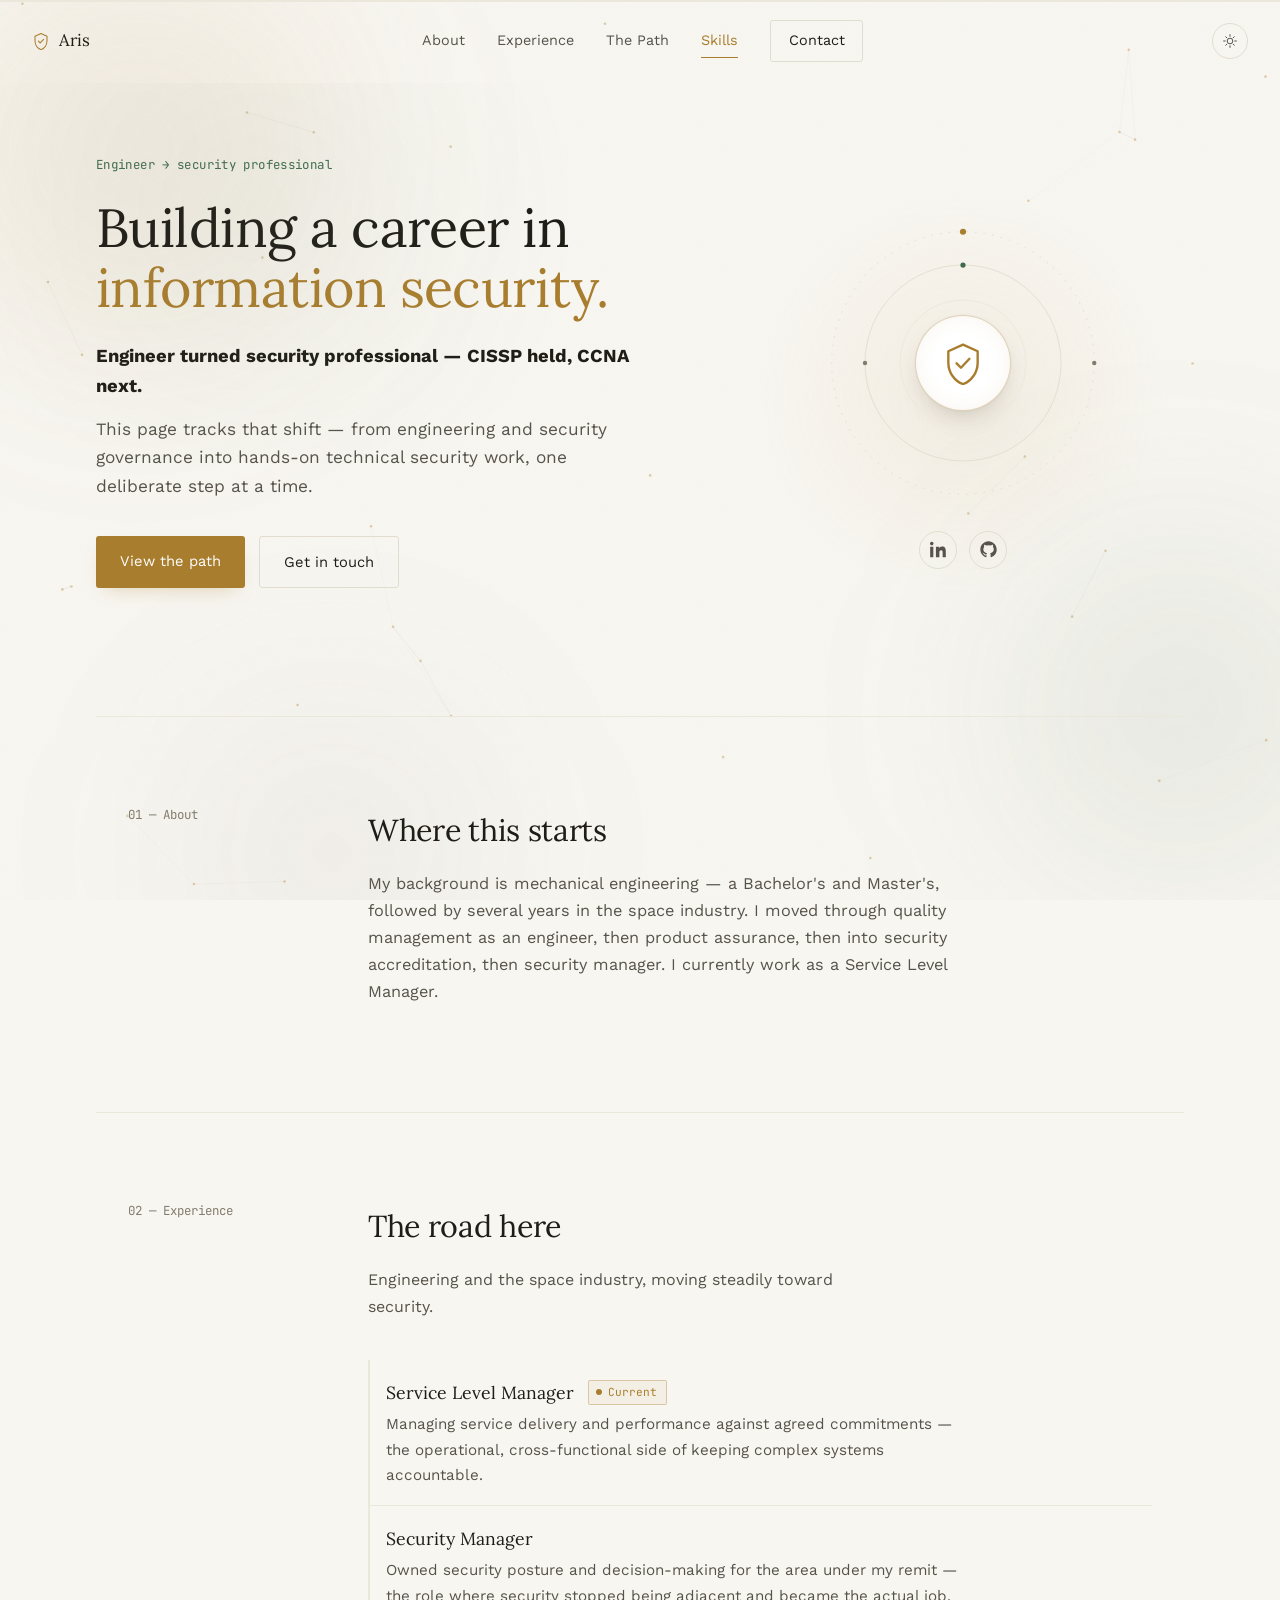
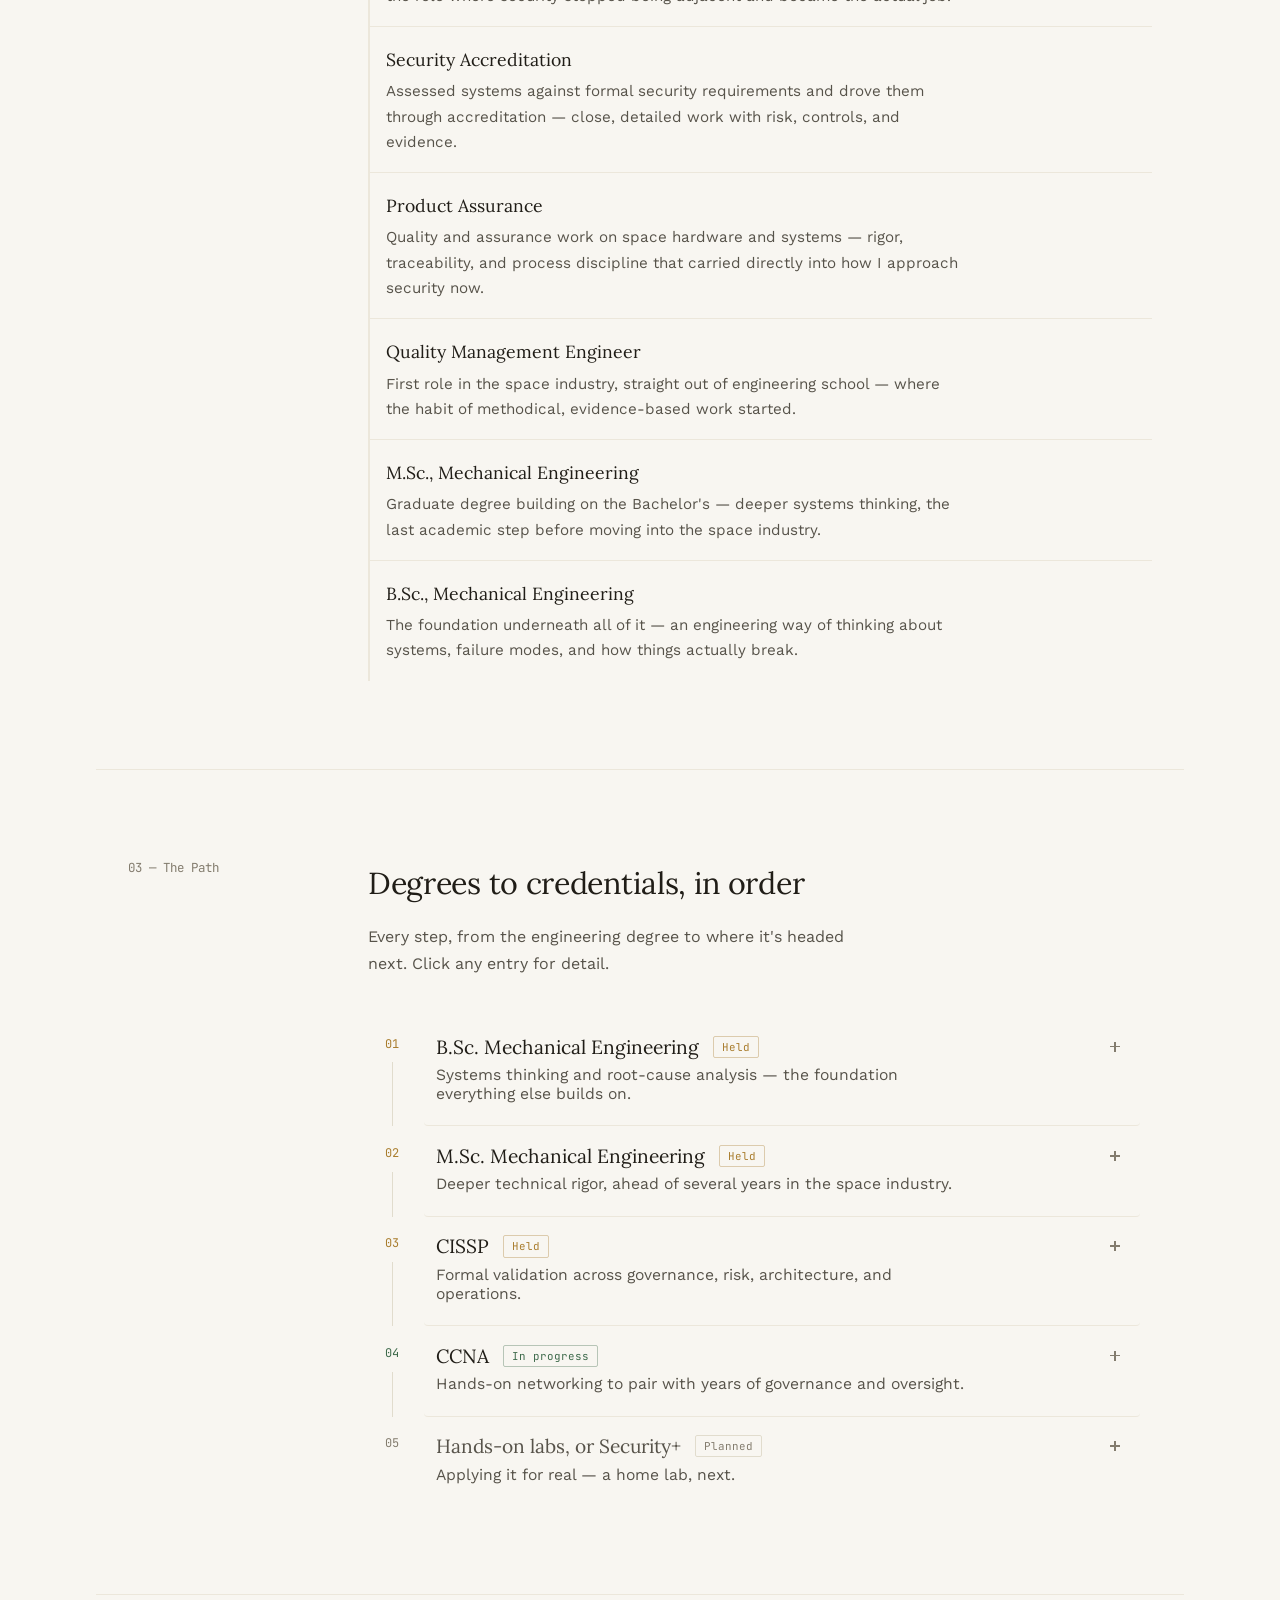
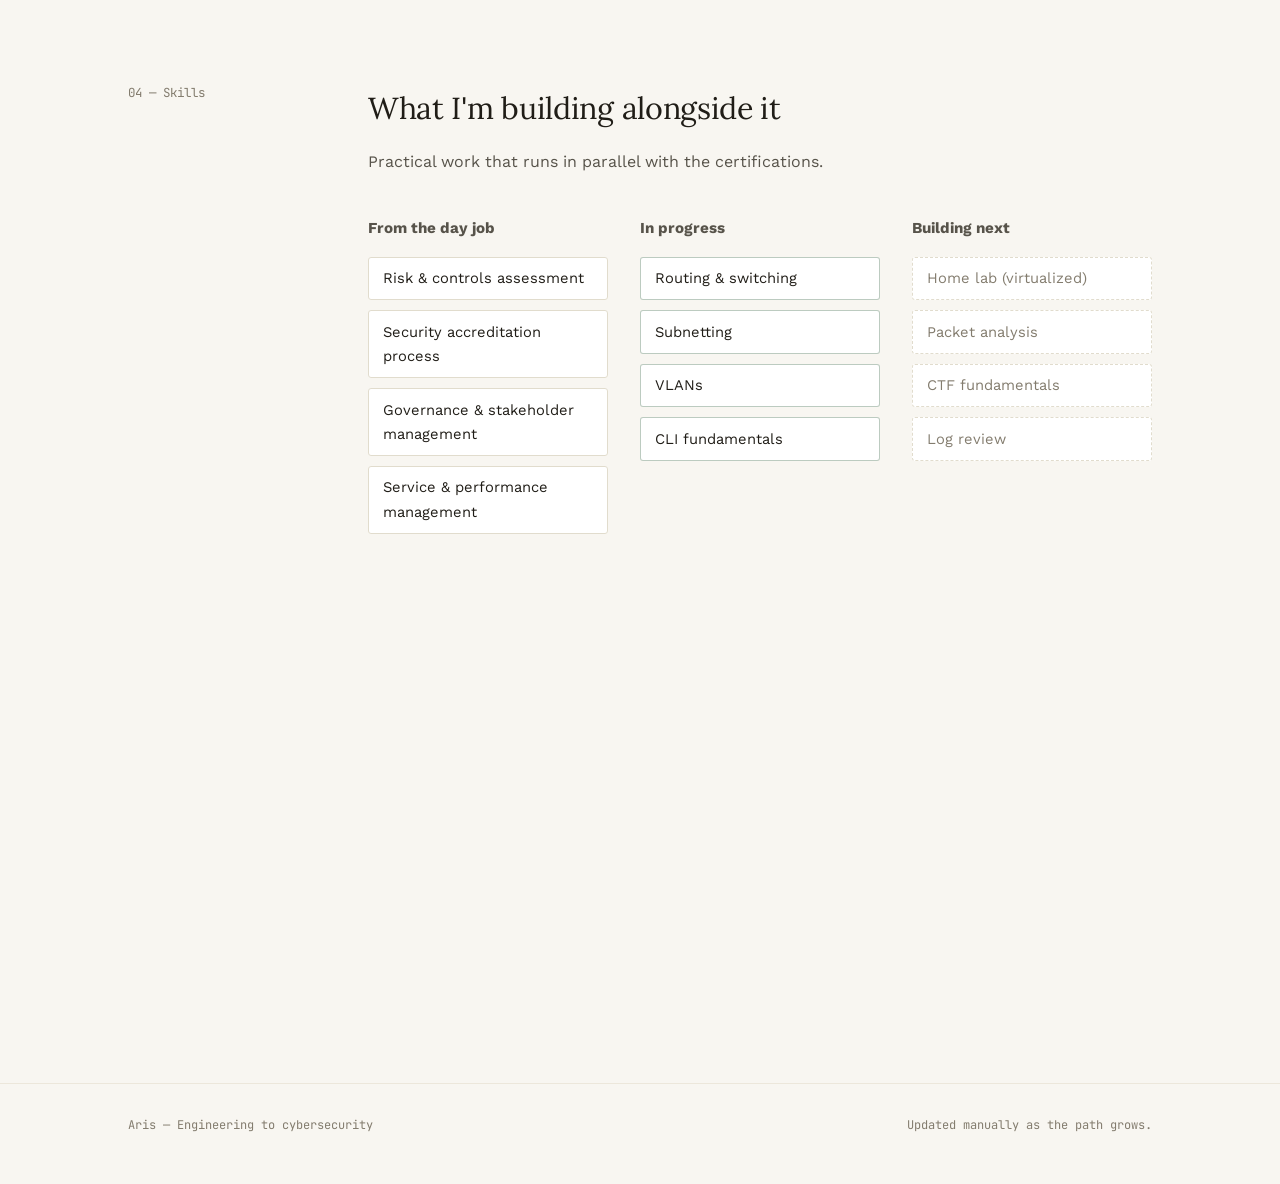
<file: index.html>
<!DOCTYPE html>
<html lang="en">
<head>
<meta charset="UTF-8">
<meta name="viewport" content="width=device-width, initial-scale=1.0">
<title>Aris — Security Accreditation &amp; Cybersecurity</title>
<meta name="description" content="Engineer with a background in security accreditation and security management, now building deeper technical skills — CISSP held, CCNA in progress.">

<meta property="og:type" content="website">
<meta property="og:title" content="Aris — Security Accreditation &amp; Cybersecurity">
<meta property="og:description" content="Engineer with a background in security accreditation and security management, now building deeper technical skills — CISSP held, CCNA in progress.">
<meta property="og:url" content="https://aris-infosec.github.io/">
<meta property="og:image" content="https://aris-infosec.github.io/assets/og-image.png">
<meta property="og:image:width" content="1200">
<meta property="og:image:height" content="630">
<meta name="twitter:card" content="summary_large_image">
<meta name="twitter:title" content="Aris — Security Accreditation &amp; Cybersecurity">
<meta name="twitter:description" content="Engineer with a background in security accreditation and security management, now building deeper technical skills — CISSP held, CCNA in progress.">
<meta name="twitter:image" content="https://aris-infosec.github.io/assets/og-image.png">
<link rel="canonical" href="https://aris-infosec.github.io/">
<link rel="apple-touch-icon" href="assets/apple-touch-icon.png">

<script type="application/ld+json">
{
  "@context": "https://schema.org",
  "@type": "Person",
  "name": "Aris",
  "url": "https://aris-infosec.github.io/",
  "jobTitle": "Service Level Manager",
  "description": "Engineer with a background in quality management, product assurance, security accreditation, and security management in the space industry, now building deeper technical cybersecurity skills.",
  "knowsAbout": ["Information Security", "Security Accreditation", "Risk Management", "Networking", "CISSP", "CCNA"],
  "sameAs": [
    "https://github.com/REPLACE-ME",
    "https://linkedin.com/in/REPLACE-ME"
  ]
}
</script>

<link rel="icon" href="data:image/svg+xml,%3Csvg xmlns='http://www.w3.org/2000/svg' viewBox='0 0 24 24'%3E%3Cpath fill='%23c9a15a' d='M12 1l8 3.5v6c0 5.2-3.4 9.9-8 11.5-4.6-1.6-8-6.3-8-11.5v-6L12 1z'/%3E%3C/svg%3E">
<link rel="stylesheet" href="style.css">
</head>
<body>

<a href="#top-main" class="skip-link">Skip to content</a>

<div class="top-accent" aria-hidden="true"><div class="top-accent-fill" id="scroll-progress"></div></div>
<div class="bg-orbs" aria-hidden="true">
  <div class="orb orb-gold" id="orb-gold"></div>
  <div class="orb orb-sage" id="orb-sage"></div>
  <div class="orb orb-ink" id="orb-ink"></div>
</div>
<canvas id="net-bg" aria-hidden="true"></canvas>
<div class="grain" aria-hidden="true"></div>

<nav class="site-nav" id="site-nav">
  <a href="#top" class="nav-brand">
    <svg width="18" height="18" viewBox="0 0 24 24" fill="none" aria-hidden="true">
      <path d="M12 2l8 3.6v6.2c0 5.4-3.5 10.2-8 11.7-4.5-1.5-8-6.3-8-11.7V5.6L12 2z" stroke="currentColor" stroke-width="1.4" stroke-linejoin="round"/>
      <path d="M8.5 12.2l2.4 2.4 4.6-4.9" stroke="currentColor" stroke-width="1.4" stroke-linecap="round" stroke-linejoin="round"/>
    </svg>
    <span>Aris</span>
  </a>
  <div class="nav-links">
    <a href="#about" data-nav="about">About</a>
    <a href="#experience" data-nav="experience">Experience</a>
    <a href="#path" data-nav="path">The Path</a>
    <a href="#skills" data-nav="skills">Skills</a>
    <a href="#contact" data-nav="contact" class="nav-cta">Contact</a>
  </div>
  <button class="theme-toggle" id="theme-toggle" aria-label="Toggle light/dark theme" aria-pressed="false">
    <svg width="16" height="16" viewBox="0 0 24 24" fill="none" class="icon-moon"><path d="M20 14.5A8.5 8.5 0 019.5 4 8.5 8.5 0 1020 14.5z" stroke="currentColor" stroke-width="1.5" stroke-linejoin="round"/></svg>
    <svg width="16" height="16" viewBox="0 0 24 24" fill="none" class="icon-sun"><circle cx="12" cy="12" r="4.2" stroke="currentColor" stroke-width="1.5"/><path d="M12 2.5v2.4M12 19.1v2.4M21.5 12h-2.4M4.9 12H2.5M18.4 5.6l-1.7 1.7M7.3 16.7l-1.7 1.7M18.4 18.4l-1.7-1.7M7.3 7.3L5.6 5.6" stroke="currentColor" stroke-width="1.5" stroke-linecap="round"/></svg>
  </button>
  <button class="nav-toggle" id="nav-toggle" aria-label="Toggle menu" aria-expanded="false">
    <span></span><span></span><span></span>
  </button>
</nav>

<header class="hero" id="top">
  <div class="hero-inner">
    <div class="hero-copy">
      <p class="eyebrow">Engineer → security professional</p>
      <h1>Building a career in<br><span class="hero-emphasis">information security.</span></h1>
      <p class="hero-pitch">Engineer turned security professional — CISSP held, CCNA next.</p>
      <p class="hero-lede">This page tracks that shift — from engineering and security governance into hands-on technical security work, one deliberate step at a time.</p>

      <div class="hero-actions">
        <a href="#path" class="btn btn-primary">View the path</a>
        <a href="#contact" class="btn btn-ghost">Get in touch</a>
      </div>
    </div>

    <div class="hero-visual">
      <div class="orbit-frame">
        <svg viewBox="0 0 320 320" class="orbit-svg" aria-hidden="true">
          <circle cx="160" cy="160" r="150" class="orbit-ring orbit-ring--dashed"/>
          <circle cx="160" cy="160" r="112" class="orbit-ring"/>
          <circle cx="160" cy="160" r="72" class="orbit-ring orbit-ring--solid"/>
          <g class="orbit-spin-slow">
            <circle cx="160" cy="10" r="3.5" class="orbit-node"/>
            <circle cx="310" cy="160" r="2.5" class="orbit-node orbit-node--dim"/>
          </g>
          <g class="orbit-spin-rev">
            <circle cx="160" cy="48" r="3" class="orbit-node orbit-node--sage"/>
            <circle cx="48" cy="160" r="2.5" class="orbit-node orbit-node--dim"/>
          </g>
        </svg>
        <div class="orbit-core">
          <svg width="44" height="44" viewBox="0 0 24 24" fill="none" aria-hidden="true">
            <path d="M12 2l8 3.6v6.2c0 5.4-3.5 10.2-8 11.7-4.5-1.5-8-6.3-8-11.7V5.6L12 2z" stroke="currentColor" stroke-width="1.3" stroke-linejoin="round"/>
            <path d="M8.5 12.2l2.4 2.4 4.6-4.9" stroke="currentColor" stroke-width="1.3" stroke-linecap="round" stroke-linejoin="round"/>
          </svg>
        </div>
      </div>
      <div class="social-row">
        <!-- Update these hrefs with your real profiles -->
        <a href="https://linkedin.com/in/REPLACE-ME" class="social-link" aria-label="LinkedIn">
          <svg width="17" height="17" viewBox="0 0 24 24" fill="none"><path d="M4.98 3.5C4.98 4.88 3.88 6 2.5 6S0 4.88 0 3.5 1.1 1 2.48 1 4.98 2.12 4.98 3.5zM.24 8.24H4.7V23H.24V8.24zM8.35 8.24h4.28v2.01h.06c.6-1.13 2.06-2.32 4.24-2.32 4.53 0 5.37 2.98 5.37 6.86V23h-4.46v-6.42c0-1.53-.03-3.5-2.13-3.5-2.14 0-2.47 1.67-2.47 3.39V23H8.35V8.24z" fill="currentColor"/></svg>
        </a>
        <a href="https://github.com/REPLACE-ME" class="social-link" aria-label="GitHub">
          <svg width="17" height="17" viewBox="0 0 24 24" fill="none"><path d="M12 .5C5.65.5.5 5.65.5 12c0 5.09 3.29 9.39 7.86 10.91.57.1.79-.25.79-.55v-2.15c-3.2.7-3.87-1.36-3.87-1.36-.53-1.33-1.29-1.69-1.29-1.69-1.05-.72.08-.7.08-.7 1.16.08 1.78 1.2 1.78 1.2 1.03 1.77 2.71 1.26 3.37.97.1-.75.4-1.26.73-1.55-2.55-.29-5.23-1.28-5.23-5.69 0-1.26.45-2.29 1.19-3.09-.12-.29-.52-1.46.11-3.05 0 0 .97-.31 3.18 1.18a11 11 0 0 1 5.79 0c2.2-1.49 3.17-1.18 3.17-1.18.63 1.59.24 2.76.12 3.05.74.8 1.19 1.83 1.19 3.09 0 4.42-2.69 5.39-5.25 5.68.41.36.78 1.07.78 2.15v3.19c0 .31.21.66.8.55A10.52 10.52 0 0 0 23.5 12c0-6.35-5.15-11.5-11.5-11.5z" fill="currentColor"/></svg>
        </a>
      </div>
    </div>
  </div>
</header>

<main id="top-main">

  <section class="section about reveal" id="about">
    <div class="section-grid">
      <div class="section-label">
        <p class="section-kicker">01 — About</p>
      </div>
      <div class="section-content">
        <h2>Where this starts</h2>
        <p>My background is mechanical engineering — a Bachelor's and Master's, followed by several years in the space industry. I moved through quality management as an engineer, then product assurance, then into security accreditation, then security manager. I currently work as a Service Level Manager.</p>
      </div>
    </div>
  </section>

  <section class="section experience reveal" id="experience">
    <div class="section-grid">
      <div class="section-label">
        <p class="section-kicker">02 — Experience</p>
      </div>
      <div class="section-content">
        <h2>The road here</h2>
        <p class="section-intro">Engineering and the space industry, moving steadily toward security.</p>

        <ol class="exp-list">
          <li class="exp-item reveal-item">
            <div class="exp-top">
              <h3>Service Level Manager</h3>
              <span class="exp-current">Current</span>
            </div>
            <p class="exp-desc">Managing service delivery and performance against agreed commitments — the operational, cross-functional side of keeping complex systems accountable.</p>
          </li>
          <li class="exp-item reveal-item">
            <div class="exp-top">
              <h3>Security Manager</h3>
            </div>
            <p class="exp-desc">Owned security posture and decision-making for the area under my remit — the role where security stopped being adjacent and became the actual job.</p>
          </li>
          <li class="exp-item reveal-item">
            <div class="exp-top">
              <h3>Security Accreditation</h3>
            </div>
            <p class="exp-desc">Assessed systems against formal security requirements and drove them through accreditation — close, detailed work with risk, controls, and evidence.</p>
          </li>
          <li class="exp-item reveal-item">
            <div class="exp-top">
              <h3>Product Assurance</h3>
            </div>
            <p class="exp-desc">Quality and assurance work on space hardware and systems — rigor, traceability, and process discipline that carried directly into how I approach security now.</p>
          </li>
          <li class="exp-item reveal-item">
            <div class="exp-top">
              <h3>Quality Management Engineer</h3>
            </div>
            <p class="exp-desc">First role in the space industry, straight out of engineering school — where the habit of methodical, evidence-based work started.</p>
          </li>
          <li class="exp-item reveal-item">
            <div class="exp-top">
              <h3>M.Sc., Mechanical Engineering</h3>
            </div>
            <p class="exp-desc">Graduate degree building on the Bachelor's — deeper systems thinking, the last academic step before moving into the space industry.</p>
          </li>
          <li class="exp-item reveal-item">
            <div class="exp-top">
              <h3>B.Sc., Mechanical Engineering</h3>
            </div>
            <p class="exp-desc">The foundation underneath all of it — an engineering way of thinking about systems, failure modes, and how things actually break.</p>
          </li>
        </ol>
      </div>
    </div>
  </section>

  <section class="section path-section reveal" id="path">
    <div class="section-grid">
      <div class="section-label">
        <p class="section-kicker">03 — The Path</p>
      </div>
      <div class="section-content">
        <h2>Degrees to credentials, in order</h2>
        <p class="section-intro">Every step, from the engineering degree to where it's headed next. Click any entry for detail.</p>

        <ol class="timeline">

          <li class="entry entry--done reveal-item" data-state="done">
            <div class="entry-rail">
              <span class="entry-num">01</span>
              <span class="entry-line" aria-hidden="true"></span>
            </div>
            <button class="entry-body" aria-expanded="false">
              <div class="entry-top">
                <h3>B.Sc. Mechanical Engineering</h3>
                <span class="tag tag--done">Held</span>
                <span class="entry-toggle" aria-hidden="true"></span>
              </div>
              <p class="entry-summary">Systems thinking and root-cause analysis — the foundation everything else builds on.</p>
              <div class="entry-detail">
                <p>Formal training in how complex systems behave and fail. The same analytical approach now applied to risk assessment and security architecture.</p>
              </div>
            </button>
          </li>

          <li class="entry entry--done reveal-item" data-state="done">
            <div class="entry-rail">
              <span class="entry-num">02</span>
              <span class="entry-line" aria-hidden="true"></span>
            </div>
            <button class="entry-body" aria-expanded="false">
              <div class="entry-top">
                <h3>M.Sc. Mechanical Engineering</h3>
                <span class="tag tag--done">Held</span>
                <span class="entry-toggle" aria-hidden="true"></span>
              </div>
              <p class="entry-summary">Deeper technical rigor, ahead of several years in the space industry.</p>
              <div class="entry-detail">
                <p>Graduate-level engineering with a focus on complex systems and evidence-based analysis — skills that transferred directly into quality, assurance, and later security work.</p>
              </div>
            </button>
          </li>

          <li class="entry entry--done reveal-item" data-state="done">
            <div class="entry-rail">
              <span class="entry-num">03</span>
              <span class="entry-line" aria-hidden="true"></span>
            </div>
            <button class="entry-body" aria-expanded="false">
              <div class="entry-top">
                <h3>CISSP</h3>
                <span class="tag tag--done">Held</span>
                <span class="entry-toggle" aria-hidden="true"></span>
              </div>
              <p class="entry-summary">Formal validation across governance, risk, architecture, and operations.</p>
              <div class="entry-detail">
                <p>Eight domains spanning security and risk management, architecture, IAM, and operations. Much of it matched what security accreditation and security manager roles already required day to day.</p>
              </div>
            </button>
          </li>

          <li class="entry entry--active reveal-item" data-state="active">
            <div class="entry-rail">
              <span class="entry-num">04</span>
              <span class="entry-line" aria-hidden="true"></span>
            </div>
            <button class="entry-body" aria-expanded="false">
              <div class="entry-top">
                <h3>CCNA</h3>
                <span class="tag tag--active">In progress</span>
                <span class="entry-toggle" aria-hidden="true"></span>
              </div>
              <p class="entry-summary">Hands-on networking to pair with years of governance and oversight.</p>
              <div class="entry-detail">
                <p>Routing, switching, subnetting, and the practical infrastructure skills that complement a background built more on process and risk than hands-on configuration.</p>
              </div>
            </button>
          </li>

          <li class="entry entry--next reveal-item" data-state="next">
            <div class="entry-rail">
              <span class="entry-num">05</span>
              <span class="entry-line" aria-hidden="true"></span>
            </div>
            <button class="entry-body" aria-expanded="false">
              <div class="entry-top">
                <h3>Hands-on labs, or Security+</h3>
                <span class="tag tag--next">Planned</span>
                <span class="entry-toggle" aria-hidden="true"></span>
              </div>
              <p class="entry-summary">Applying it for real — a home lab, next.</p>
              <div class="entry-detail">
                <p>With governance and risk already covered by experience, the priority is practical application — a home lab and entry-level exercises — over another certification exam.</p>
              </div>
            </button>
          </li>

        </ol>
      </div>
    </div>
  </section>

  <section class="section skills reveal" id="skills">
    <div class="section-grid">
      <div class="section-label">
        <p class="section-kicker">04 — Skills</p>
      </div>
      <div class="section-content">
        <h2>What I'm building alongside it</h2>
        <p class="section-intro">Practical work that runs in parallel with the certifications.</p>

        <div class="skills-columns">
          <div class="skill-group reveal-item">
            <h3>From the day job</h3>
            <ul class="chip-list">
              <li>Risk &amp; controls assessment</li>
              <li>Security accreditation process</li>
              <li>Governance &amp; stakeholder management</li>
              <li>Service &amp; performance management</li>
            </ul>
          </div>
          <div class="skill-group reveal-item">
            <h3>In progress</h3>
            <ul class="chip-list">
              <li class="chip-active">Routing &amp; switching</li>
              <li class="chip-active">Subnetting</li>
              <li class="chip-active">VLANs</li>
              <li class="chip-active">CLI fundamentals</li>
            </ul>
          </div>
          <div class="skill-group reveal-item">
            <h3>Building next</h3>
            <ul class="chip-list">
              <li class="chip-next">Home lab (virtualized)</li>
              <li class="chip-next">Packet analysis</li>
              <li class="chip-next">CTF fundamentals</li>
              <li class="chip-next">Log review</li>
            </ul>
          </div>
        </div>
      </div>
    </div>
  </section>

  <section class="section contact reveal" id="contact">
    <div class="section-grid">
      <div class="section-label">
        <p class="section-kicker">05 — Contact</p>
      </div>
      <div class="section-content">
        <div class="contact-card">
          <h2>Follow along</h2>
          <p>Open to conversations, advice, or connections with anyone further along this same road.</p>
          <div class="contact-links">
            <a href="mailto:YOUR-EMAIL@REPLACE-ME.com" class="contact-link" id="email-link" data-email="YOUR-EMAIL@REPLACE-ME.com">
              <span>Email</span>
              <svg width="14" height="14" viewBox="0 0 24 24" fill="none" aria-hidden="true"><path d="M7 17L17 7M17 7H9M17 7V15" stroke="currentColor" stroke-width="1.8" stroke-linecap="round" stroke-linejoin="round"/></svg>
            </a>
            <button class="contact-link contact-link--copy" id="email-copy" type="button">
              <span id="email-copy-label">Copy email</span>
              <svg width="14" height="14" viewBox="0 0 24 24" fill="none" aria-hidden="true"><rect x="8" y="8" width="12" height="12" rx="1.5" stroke="currentColor" stroke-width="1.6"/><path d="M4 16V5.5A1.5 1.5 0 015.5 4H16" stroke="currentColor" stroke-width="1.6" stroke-linecap="round"/></svg>
            </button>
            <a href="https://github.com/REPLACE-ME" class="contact-link">
              <span>GitHub</span>
              <svg width="14" height="14" viewBox="0 0 24 24" fill="none" aria-hidden="true"><path d="M7 17L17 7M17 7H9M17 7V15" stroke="currentColor" stroke-width="1.8" stroke-linecap="round" stroke-linejoin="round"/></svg>
            </a>
            <a href="https://linkedin.com/in/REPLACE-ME" class="contact-link">
              <span>LinkedIn</span>
              <svg width="14" height="14" viewBox="0 0 24 24" fill="none" aria-hidden="true"><path d="M7 17L17 7M17 7H9M17 7V15" stroke="currentColor" stroke-width="1.8" stroke-linecap="round" stroke-linejoin="round"/></svg>
            </a>
          </div>
        </div>
      </div>
    </div>
  </section>

</main>

<footer class="site-footer">
  <div class="footer-inner">
    <span>Aris — Engineering to cybersecurity</span>
    <span>Updated manually as the path grows.</span>
  </div>
</footer>

<button class="to-top" id="to-top" aria-label="Back to top">
  <svg width="16" height="16" viewBox="0 0 24 24" fill="none"><path d="M12 19V5M12 5L6 11M12 5l6 6" stroke="currentColor" stroke-width="1.8" stroke-linecap="round" stroke-linejoin="round"/></svg>
</button>

<script src="script.js"></script>
</body>
</html>
</file>
<file: style.css>
/* ---------- Self-hosted fonts (no third-party font requests / GDPR-friendly) ---------- */

@font-face {
  font-family: 'Lora';
  src: url('assets/fonts/Lora-Regular.woff2') format('woff2');
  font-weight: 400 500;
  font-style: normal;
  font-display: swap;
}
@font-face {
  font-family: 'Lora';
  src: url('assets/fonts/Lora-Bold.woff2') format('woff2');
  font-weight: 600 700;
  font-style: normal;
  font-display: swap;
}
@font-face {
  font-family: 'Work Sans';
  src: url('assets/fonts/WorkSans-Regular.woff2') format('woff2');
  font-weight: 400 500;
  font-style: normal;
  font-display: swap;
}
@font-face {
  font-family: 'Work Sans';
  src: url('assets/fonts/WorkSans-Bold.woff2') format('woff2');
  font-weight: 600 700;
  font-style: normal;
  font-display: swap;
}
@font-face {
  font-family: 'JetBrains Mono';
  src: url('assets/fonts/JetBrainsMono-Regular.woff2') format('woff2');
  font-weight: 400 500;
  font-style: normal;
  font-display: swap;
}
@font-face {
  font-family: 'JetBrains Mono';
  src: url('assets/fonts/JetBrainsMono-Bold.woff2') format('woff2');
  font-weight: 600 700;
  font-style: normal;
  font-display: swap;
}

:root {
  --bg: #0b0e13;
  --bg-raised: #11151c;
  --bg-card: #141922;
  --ink: #edeef1;
  --ink-dim: #a4acb9;
  --ink-faint: #6c7482;
  --gold: #c9a15a;
  --gold-dim: rgba(201,161,90,0.35);
  --sage: #7a9b83;
  --sage-dim: rgba(122,155,131,0.35);
  --line: #232936;
  --line-soft: #1a1f29;

  --serif: 'Lora', Georgia, serif;
  --sans: 'Work Sans', -apple-system, BlinkMacSystemFont, sans-serif;
  --mono: 'JetBrains Mono', ui-monospace, Menlo, monospace;

  --max: 68rem;
}

* { box-sizing: border-box; }
html { scroll-behavior: smooth; }

@media (prefers-reduced-motion: reduce) {
  html { scroll-behavior: auto; }
}

body {
  margin: 0;
  background: var(--bg);
  color: var(--ink);
  font-family: var(--sans);
  font-size: 16px;
  line-height: 1.65;
  -webkit-font-smoothing: antialiased;
}

/* Top accent line: a quiet signature detail, doubles as scroll progress */
.top-accent {
  position: fixed;
  top: 0;
  left: 0;
  right: 0;
  height: 2px;
  z-index: 40;
  background: var(--line-soft);
}
.top-accent-fill {
  height: 100%;
  width: 0%;
  background: linear-gradient(90deg, var(--gold), var(--sage) 85%);
  transition: width 0.1s linear;
}

h1, h2, h3 { font-family: var(--serif); }

/* ---------- Backdrop ---------- */

#net-bg {
  position: fixed;
  inset: 0;
  z-index: 1;
  pointer-events: none;
}

/* ---------- Parallax background orbs (depth layers) ---------- */

.bg-orbs {
  position: fixed;
  inset: 0;
  z-index: 0;
  overflow: hidden;
  pointer-events: none;
}

.orb {
  position: absolute;
  border-radius: 50%;
  filter: blur(90px);
  will-change: transform;
}

.orb-gold {
  width: 560px;
  height: 560px;
  top: -160px;
  left: -140px;
  background: radial-gradient(circle, rgba(201,161,90,0.22), transparent 70%);
}

.orb-sage {
  width: 520px;
  height: 520px;
  top: 55vh;
  right: -160px;
  background: radial-gradient(circle, rgba(122,155,131,0.18), transparent 70%);
}

.orb-ink {
  width: 460px;
  height: 460px;
  top: 62vh;
  left: 8vw;
  background: radial-gradient(circle, rgba(154,162,176,0.12), transparent 70%);
}

html[data-theme="light"] .orb-gold { background: radial-gradient(circle, rgba(169,125,46,0.14), transparent 70%); }
html[data-theme="light"] .orb-sage { background: radial-gradient(circle, rgba(63,107,76,0.12), transparent 70%); }
html[data-theme="light"] .orb-ink { background: radial-gradient(circle, rgba(87,83,74,0.08), transparent 70%); }

.grain {
  position: fixed;
  inset: 0;
  z-index: 1;
  pointer-events: none;
  opacity: 0.035;
  background-image: url("data:image/svg+xml,%3Csvg xmlns='http://www.w3.org/2000/svg' width='120' height='120'%3E%3Cfilter id='n'%3E%3CfeTurbulence type='fractalNoise' baseFrequency='0.9' numOctaves='2' stitchTiles='stitch'/%3E%3C/filter%3E%3Crect width='100%25' height='100%25' filter='url(%23n)'/%3E%3C/svg%3E");
}

/* ---------- Nav ---------- */

.site-nav {
  position: sticky;
  top: 0;
  z-index: 30;
  display: flex;
  align-items: center;
  justify-content: space-between;
  padding: 1.25rem 2rem;
  background: transparent;
  border-bottom: 1px solid transparent;
  transition: background 0.3s ease, border-color 0.3s ease, padding 0.3s ease;
}

.site-nav.scrolled {
  background: rgba(11, 14, 19, 0.85);
  backdrop-filter: blur(10px);
  border-bottom: 1px solid var(--line);
  padding: 0.9rem 2rem;
}

.nav-brand {
  display: flex;
  align-items: center;
  gap: 0.55rem;
  color: var(--ink);
  text-decoration: none;
  font-family: var(--serif);
  font-size: 1.05rem;
  font-weight: 500;
}

.nav-brand svg { color: var(--gold); }

.nav-links {
  display: flex;
  align-items: center;
  gap: 2rem;
  font-size: 0.9rem;
}

.nav-links a {
  color: var(--ink-dim);
  text-decoration: none;
  transition: color 0.2s ease;
  position: relative;
}

.nav-links a:not(.nav-cta)::after {
  content: '';
  position: absolute;
  left: 0;
  bottom: -5px;
  width: 100%;
  height: 1px;
  background: var(--gold);
  transform: scaleX(0);
  transform-origin: left;
  transition: transform 0.25s ease;
}

.nav-links a:hover { color: var(--ink); }
.nav-links a.active { color: var(--gold); }
.nav-links a.active::after { transform: scaleX(1); }

.nav-cta {
  color: var(--ink) !important;
  border: 1px solid var(--line);
  padding: 0.5rem 1.1rem;
  border-radius: 3px;
  transition: border-color 0.2s ease, color 0.2s ease !important;
}
.nav-cta:hover, .nav-cta.active { border-color: var(--gold); color: var(--gold) !important; }

.nav-toggle {
  display: none;
  flex-direction: column;
  gap: 5px;
  background: none;
  border: none;
  cursor: pointer;
  padding: 0.4rem;
}
.nav-toggle span {
  width: 20px;
  height: 1.5px;
  background: var(--ink);
  transition: transform 0.25s ease, opacity 0.25s ease;
}

@media (max-width: 820px) {
  .site-nav { padding: 1.1rem 1.5rem; }
  .nav-toggle { display: flex; }
  .nav-links {
    position: fixed;
    top: 60px;
    left: 0;
    right: 0;
    flex-direction: column;
    align-items: flex-start;
    gap: 0;
    background: rgba(11,14,19,0.98);
    backdrop-filter: blur(10px);
    border-bottom: 1px solid var(--line);
    max-height: 0;
    overflow: hidden;
    transition: max-height 0.3s ease;
  }
  .nav-links.open { max-height: 22rem; }
  .nav-links a {
    width: 100%;
    padding: 1rem 1.5rem;
    border-bottom: 1px solid var(--line-soft);
  }
  .nav-cta { border: none; border-radius: 0; }
}

/* ---------- Hero ---------- */

.hero {
  position: relative;
  z-index: 2;
  padding: 4.5rem 2rem 5rem;
  overflow: hidden;
}

.hero::before {
  content: '';
  position: absolute;
  top: -20%;
  left: -10%;
  width: 60%;
  height: 80%;
  background: radial-gradient(circle, rgba(122,155,131,0.06), transparent 70%);
  pointer-events: none;
}

.hero-inner {
  max-width: var(--max);
  margin: 0 auto;
  display: grid;
  grid-template-columns: 1.15fr 0.85fr;
  gap: 3rem;
  align-items: center;
}

.eyebrow {
  font-family: var(--mono);
  font-size: 0.78rem;
  letter-spacing: 0.03em;
  color: var(--sage);
  margin: 0 0 1.4rem;
}

.hero h1 {
  font-size: clamp(2.4rem, 4.2vw, 3.6rem);
  font-weight: 500;
  line-height: 1.12;
  margin: 0 0 1.4rem;
  letter-spacing: -0.01em;
}

.hero-emphasis { color: var(--gold); }

.hero-pitch {
  font-family: var(--sans);
  font-weight: 600;
  font-size: 1.15rem;
  color: var(--ink);
  max-width: 34rem;
  margin: 0 0 0.85rem;
}

.hero-lede {
  color: var(--ink-dim);
  font-size: 1.08rem;
  max-width: 34rem;
  margin: 0 0 2.25rem;
}

.hero-actions {
  display: flex;
  gap: 0.9rem;
  margin-bottom: 3rem;
  flex-wrap: wrap;
}

.btn {
  font-family: var(--sans);
  font-size: 0.92rem;
  font-weight: 500;
  padding: 0.8rem 1.5rem;
  border-radius: 3px;
  text-decoration: none;
  transition: transform 0.2s ease, background 0.2s ease, border-color 0.2s ease;
  display: inline-block;
}

.btn-primary {
  background: var(--gold);
  color: #14110a;
  box-shadow: 0 8px 20px -8px rgba(201,161,90,0.45);
}
.btn-primary:hover { transform: translateY(-2px); background: #d6ac68; box-shadow: 0 12px 24px -8px rgba(201,161,90,0.55); }

.btn-ghost {
  color: var(--ink);
  border: 1px solid var(--line);
}
.btn-ghost:hover { border-color: var(--gold); color: var(--gold); transform: translateY(-2px); }

/* Hero visual: orbit graphic + socials */

.hero-visual {
  display: flex;
  flex-direction: column;
  align-items: center;
  gap: 1.75rem;
  position: relative;
}

.hero-visual::before {
  content: '';
  position: absolute;
  top: 50%;
  left: 50%;
  width: 420px;
  height: 420px;
  transform: translate(-50%, -50%);
  background: radial-gradient(circle, rgba(201,161,90,0.10), transparent 68%);
  pointer-events: none;
  z-index: -1;
}

.hero-visual {
  perspective: 900px;
}

.orbit-frame {
  position: relative;
  width: min(280px, 100%);
  aspect-ratio: 1 / 1;
  display: flex;
  align-items: center;
  justify-content: center;
  transition: transform 0.35s ease-out;
  transform-style: preserve-3d;
}

.orbit-svg {
  position: absolute;
  inset: 0;
  width: 100%;
  height: 100%;
}

.orbit-ring { fill: none; stroke: var(--line); stroke-width: 1; }
.orbit-ring--dashed { stroke-dasharray: 2 8; }
.orbit-ring--solid { stroke: var(--line-soft); }

.orbit-node { fill: var(--gold); }
.orbit-node--sage { fill: var(--sage); }
.orbit-node--dim { fill: var(--ink-faint); }

.orbit-spin-slow, .orbit-spin-rev {
  transform-origin: 160px 160px;
}
.orbit-spin-slow { animation: spin-cw 34s linear infinite; }
.orbit-spin-rev { animation: spin-ccw 26s linear infinite; }

@keyframes spin-cw { to { transform: rotate(360deg); } }
@keyframes spin-ccw { to { transform: rotate(-360deg); } }

@media (prefers-reduced-motion: reduce) {
  .orbit-spin-slow, .orbit-spin-rev { animation: none; }
}

.orbit-core {
  width: 96px;
  height: 96px;
  border-radius: 50%;
  background: var(--bg-card);
  border: 1px solid var(--gold-dim);
  box-shadow: 0 0 0 1px rgba(255,255,255,0.02), 0 12px 32px -8px rgba(0,0,0,0.5), inset 0 0 24px rgba(201,161,90,0.06);
  display: flex;
  align-items: center;
  justify-content: center;
  color: var(--gold);
}

.social-row {
  display: flex;
  gap: 0.75rem;
}

.social-link {
  width: 38px;
  height: 38px;
  border-radius: 50%;
  border: 1px solid var(--line);
  display: flex;
  align-items: center;
  justify-content: center;
  color: var(--ink-dim);
  transition: border-color 0.2s ease, color 0.2s ease, transform 0.2s ease;
}
.social-link:hover {
  border-color: var(--gold);
  color: var(--gold);
  transform: translateY(-2px);
}

@media (max-width: 900px) {
  .hero-inner { grid-template-columns: 1fr; }
  .hero-visual { order: -1; max-width: 220px; margin: 0 auto; }
}

/* ---------- Section layout ---------- */

main { position: relative; z-index: 2; }

.section {
  max-width: var(--max);
  margin: 0 auto;
  padding: 5.5rem 2rem;
  border-top: 1px solid var(--line-soft);
  scroll-margin-top: 4.5rem;
}

.section-grid {
  display: grid;
  grid-template-columns: 12rem 1fr;
  gap: 3rem;
}

.section-kicker {
  font-family: var(--mono);
  font-size: 0.78rem;
  color: var(--ink-faint);
  margin: 0;
  position: sticky;
  top: 6rem;
}

.section-content h2 {
  font-size: 1.9rem;
  font-weight: 500;
  margin: 0 0 1rem;
  letter-spacing: -0.01em;
}

.section-intro {
  color: var(--ink-dim);
  margin: 0 0 2.5rem;
  max-width: 32rem;
}

.about .section-content p {
  color: var(--ink-dim);
  max-width: 40rem;
  margin: 0 0 1.15rem;
  font-size: 1.02rem;
}

@media (max-width: 720px) {
  .section-grid { grid-template-columns: 1fr; gap: 1rem; }
  .section-kicker { position: static; }
  .section { padding: 4rem 1.5rem; }
}

/* ---------- Reveal ---------- */

.reveal {
  opacity: 0;
  transform: translateY(16px);
  transition: opacity 0.7s cubic-bezier(0.16,1,0.3,1), transform 0.7s cubic-bezier(0.16,1,0.3,1);
}
.reveal.is-visible { opacity: 1; transform: translateY(0); }

.reveal-item {
  opacity: 0;
  transform: translateY(14px);
  transition: opacity 0.55s cubic-bezier(0.16,1,0.3,1), transform 0.55s cubic-bezier(0.16,1,0.3,1);
}
.reveal-item.is-visible { opacity: 1; transform: translateY(0); }

/* ---------- Timeline ---------- */

.timeline {
  list-style: none;
  margin: 0;
  padding: 0;
}

.entry {
  display: grid;
  grid-template-columns: 3rem 1fr;
  gap: 1.25rem;
}

.entry-rail {
  display: flex;
  flex-direction: column;
  align-items: center;
}

.entry-num {
  font-family: var(--mono);
  font-size: 0.75rem;
  color: var(--ink-faint);
  padding-top: 1.1rem;
}

.entry--done .entry-num { color: var(--gold); }
.entry--active .entry-num { color: var(--sage); }

.entry-line {
  width: 1px;
  flex: 1;
  background: var(--line);
  margin-top: 0.5rem;
}

.entry:last-child .entry-line { display: none; }

.entry-body {
  display: block;
  width: 100%;
  text-align: left;
  background: transparent;
  border: none;
  border-bottom: 1px solid var(--line-soft);
  padding: 1.1rem 1rem 1.4rem 0.75rem;
  margin-left: -0.75rem;
  border-radius: 4px;
  cursor: pointer;
  font-family: inherit;
  color: inherit;
  transition: padding-left 0.2s ease, background 0.2s ease;
}

.entry:last-child .entry-body { border-bottom: none; }

.entry-body:hover { padding-left: 1.15rem; background: var(--bg-raised); }

.entry-top {
  display: flex;
  align-items: center;
  gap: 0.85rem;
  margin-bottom: 0.4rem;
  flex-wrap: wrap;
}

.entry-top h3 {
  font-size: 1.2rem;
  font-weight: 500;
  margin: 0;
}

.entry--next .entry-top h3 { color: var(--ink-dim); }

.entry-summary {
  color: var(--ink-dim);
  margin: 0;
  max-width: 34rem;
  font-size: 0.98rem;
}

.entry-toggle {
  margin-left: auto;
  width: 18px;
  height: 18px;
  position: relative;
  flex-shrink: 0;
}
.entry-toggle::before, .entry-toggle::after {
  content: '';
  position: absolute;
  background: var(--ink-faint);
  transition: transform 0.25s ease, background 0.2s ease;
}
.entry-toggle::before { width: 10px; height: 1.5px; top: 8px; left: 4px; }
.entry-toggle::after { width: 1.5px; height: 10px; left: 8px; top: 4px; }

.entry-body:hover .entry-toggle::before,
.entry-body:hover .entry-toggle::after { background: var(--gold); }

.entry-body[aria-expanded="true"] .entry-toggle::after { transform: rotate(90deg); opacity: 0; }
.entry-body[aria-expanded="true"] .entry-toggle::before { background: var(--gold); }

.entry-detail {
  display: grid;
  grid-template-rows: 0fr;
  opacity: 0;
  transition: grid-template-rows 0.35s ease, opacity 0.35s ease, margin 0.35s ease;
}
.entry-detail p {
  overflow: hidden;
  margin: 0;
  color: var(--ink-dim);
  font-size: 0.94rem;
  max-width: 36rem;
  min-height: 0;
}
.entry-body[aria-expanded="true"] .entry-detail {
  grid-template-rows: 1fr;
  opacity: 1;
  margin-top: 0.75rem;
}

.tag {
  font-family: var(--mono);
  font-size: 0.68rem;
  padding: 0.2rem 0.5rem;
  border-radius: 2px;
  border: 1px solid;
}
.tag--done { color: var(--gold); border-color: var(--gold-dim); }
.tag--active { color: var(--sage); border-color: var(--sage-dim); }
.tag--next { color: var(--ink-faint); border-color: var(--line); }

/* ---------- Skills ---------- */

.skills-columns {
  display: grid;
  grid-template-columns: repeat(3, 1fr);
  gap: 2rem;
}

.skill-group h3 {
  font-size: 0.95rem;
  font-weight: 600;
  color: var(--ink-dim);
  margin: 0 0 1rem;
  font-family: var(--sans);
  text-transform: none;
}

.chip-list {
  list-style: none;
  margin: 0;
  padding: 0;
  display: flex;
  flex-direction: column;
  gap: 0.6rem;
}

.chip-list li {
  font-size: 0.92rem;
  color: var(--ink);
  padding: 0.55rem 0.85rem;
  border: 1px solid var(--line);
  border-radius: 3px;
  background: var(--bg-card);
  transition: border-color 0.2s ease, transform 0.2s ease, background 0.2s ease;
}
.chip-list li:hover {
  border-color: var(--gold-dim);
  background: var(--bg-raised);
  transform: translateX(3px);
}

.chip-active { border-color: var(--sage-dim) !important; }
.chip-next { color: var(--ink-faint) !important; border-style: dashed !important; }

@media (max-width: 900px) and (min-width: 721px) {
  .skills-columns { grid-template-columns: repeat(2, 1fr); }
}

@media (max-width: 720px) {
  .skills-columns { grid-template-columns: 1fr; gap: 1.5rem; }
}

/* ---------- Experience ---------- */

.exp-list {
  list-style: none;
  margin: 0;
  padding: 0;
  display: flex;
  flex-direction: column;
  gap: 0;
}

.exp-item {
  padding: 1.1rem 0 1.1rem 1rem;
  border-bottom: 1px solid var(--line-soft);
  border-left: 2px solid var(--line-soft);
  transition: border-left-color 0.2s ease;
}
.exp-item:hover { border-left-color: var(--gold-dim); }
.exp-item:last-child { border-bottom: none; }

.exp-top {
  display: flex;
  align-items: center;
  gap: 0.85rem;
  margin-bottom: 0.35rem;
  flex-wrap: wrap;
}

.exp-top h3 {
  font-size: 1.1rem;
  font-weight: 500;
  margin: 0;
}

.exp-current {
  display: inline-flex;
  align-items: center;
  gap: 0.4rem;
  font-family: var(--mono);
  font-size: 0.7rem;
  color: var(--gold);
  border: 1px solid var(--gold-dim);
  background: rgba(201,161,90,0.08);
  padding: 0.15rem 0.55rem 0.15rem 0.45rem;
  border-radius: 2px;
}

.exp-current::before {
  content: '';
  width: 6px;
  height: 6px;
  border-radius: 50%;
  background: var(--gold);
  box-shadow: 0 0 0 0 rgba(201,161,90,0.6);
  animation: pulse-gold 2s ease-out infinite;
}

@keyframes pulse-gold {
  0% { box-shadow: 0 0 0 0 rgba(201,161,90,0.55); }
  70% { box-shadow: 0 0 0 7px rgba(201,161,90,0); }
  100% { box-shadow: 0 0 0 0 rgba(201,161,90,0); }
}

@media (prefers-reduced-motion: reduce) {
  .exp-current::before { animation: none; }
}

.exp-desc {
  color: var(--ink-dim);
  font-size: 0.95rem;
  max-width: 36rem;
  margin: 0;
}

/* ---------- Contact ---------- */

.contact-card {
  background: var(--bg-card);
  border: 1px solid var(--line);
  border-radius: 8px;
  padding: 2.75rem;
  box-shadow: 0 1px 0 rgba(255,255,255,0.02), 0 24px 48px -24px rgba(0,0,0,0.6);
}

.contact-card h2 { margin-top: 0; }

.contact-card p {
  color: var(--ink-dim);
  max-width: 30rem;
  margin: 0 0 1.75rem;
}

.contact-links {
  display: flex;
  gap: 1.25rem;
  flex-wrap: wrap;
}

.contact-link {
  display: inline-flex;
  align-items: center;
  gap: 0.4rem;
  color: var(--ink);
  text-decoration: none;
  font-size: 0.92rem;
  padding: 0.65rem 1.1rem;
  border: 1px solid var(--line);
  border-radius: 3px;
  transition: border-color 0.2s ease, color 0.2s ease, transform 0.2s ease;
}
.contact-link svg { transition: transform 0.2s ease; }
.contact-link:hover {
  border-color: var(--gold);
  color: var(--gold);
  transform: translateY(-2px);
}
.contact-link:hover svg { transform: translate(2px, -2px); }

.contact-link--copy {
  background: transparent;
  font-family: inherit;
  cursor: pointer;
}
.contact-link--copy.copied {
  border-color: var(--sage-dim);
  color: var(--sage);
}

/* ---------- Footer ---------- */

.site-footer {
  position: relative;
  z-index: 2;
  border-top: 1px solid var(--line-soft);
}

.footer-inner {
  max-width: var(--max);
  margin: 0 auto;
  padding: 2rem 2rem 3rem;
  display: flex;
  justify-content: space-between;
  flex-wrap: wrap;
  gap: 0.5rem;
  font-family: var(--mono);
  font-size: 0.75rem;
  color: var(--ink-faint);
}

/* ---------- Back to top ---------- */

.to-top {
  position: fixed;
  bottom: 1.75rem;
  right: 1.75rem;
  z-index: 25;
  width: 42px;
  height: 42px;
  border-radius: 50%;
  background: var(--bg-card);
  border: 1px solid var(--line);
  color: var(--ink-dim);
  cursor: pointer;
  display: flex;
  align-items: center;
  justify-content: center;
  opacity: 0;
  transform: translateY(8px);
  pointer-events: none;
  transition: opacity 0.25s ease, transform 0.25s ease, border-color 0.2s ease, color 0.2s ease;
}
.to-top.visible { opacity: 1; transform: translateY(0); pointer-events: auto; }
.to-top:hover { border-color: var(--gold); color: var(--gold); }

/* ---------- Focus ---------- */

#top { scroll-margin-top: 0; }

a:focus-visible, button:focus-visible {
  outline: 2px solid var(--gold);
  outline-offset: 2px;
}

/* ---------- Print ---------- */

@media print {
  #net-bg, .grain, .bg-orbs, .top-accent, .skip-link,
  .site-nav, .to-top, .theme-toggle { display: none !important; }

  body { background: #fff; color: #111; }

  .hero::before { display: none; }

  .section { border-top: 1px solid #ddd; break-inside: avoid; }

  .cert-card, .contact-card, .exp-item { box-shadow: none !important; }

  a { color: #111; text-decoration: underline; }

  .entry-detail {
    grid-template-rows: 1fr !important;
    opacity: 1 !important;
    margin-top: 0.5rem !important;
  }
}

/* ---------- Skip link ---------- */

.skip-link {
  position: fixed;
  top: -60px;
  left: 1rem;
  z-index: 100;
  background: var(--gold);
  color: #14110a;
  padding: 0.7rem 1.2rem;
  border-radius: 3px;
  text-decoration: none;
  font-size: 0.9rem;
  font-weight: 500;
  transition: top 0.2s ease;
}
.skip-link:focus { top: 1rem; }

/* ---------- Theme toggle ---------- */

.theme-toggle {
  width: 36px;
  height: 36px;
  border-radius: 50%;
  border: 1px solid var(--line);
  background: transparent;
  color: var(--ink-dim);
  display: flex;
  align-items: center;
  justify-content: center;
  cursor: pointer;
  margin-left: 1rem;
  transition: border-color 0.2s ease, color 0.2s ease;
  flex-shrink: 0;
}
.theme-toggle:hover { border-color: var(--gold); color: var(--gold); }

.icon-sun, .icon-moon { position: absolute; transition: opacity 0.2s ease, transform 0.3s ease; }
.theme-toggle { position: relative; }
html[data-theme="dark"] .icon-sun,
html:not([data-theme]) .icon-sun { opacity: 0; transform: rotate(-90deg); }
html[data-theme="dark"] .icon-moon,
html:not([data-theme]) .icon-moon { opacity: 1; transform: rotate(0); }
html[data-theme="light"] .icon-sun { opacity: 1; transform: rotate(0); }
html[data-theme="light"] .icon-moon { opacity: 0; transform: rotate(90deg); }

@media (max-width: 820px) {
  .theme-toggle { margin-left: 0.5rem; }
}

/* ---------- Light theme ---------- */

html[data-theme="light"] {
  --bg: #f8f6f1;
  --bg-raised: #efece3;
  --bg-card: #ffffff;
  --ink: #201d17;
  --ink-dim: #57534a;
  --ink-faint: #837c6e;
  --gold: #a97d2e;
  --gold-dim: rgba(169,125,46,0.35);
  --sage: #3f6b4c;
  --sage-dim: rgba(63,107,76,0.35);
  --line: #e1dccd;
  --line-soft: #ece7db;
}

html[data-theme="light"] body { transition: background 0.25s ease, color 0.25s ease; }

html[data-theme="light"] .grain { opacity: 0.02; }

html[data-theme="light"] .contact-card {
  box-shadow: 0 1px 0 rgba(0,0,0,0.02), 0 16px 32px -22px rgba(60,50,30,0.25);
}

html[data-theme="light"] .btn-primary {
  color: #fff;
  box-shadow: 0 8px 20px -10px rgba(169,125,46,0.4);
}

html[data-theme="light"] .orbit-core {
  box-shadow: 0 0 0 1px rgba(0,0,0,0.02), 0 12px 24px -10px rgba(60,50,30,0.25), inset 0 0 20px rgba(169,125,46,0.08);
}
</file>
